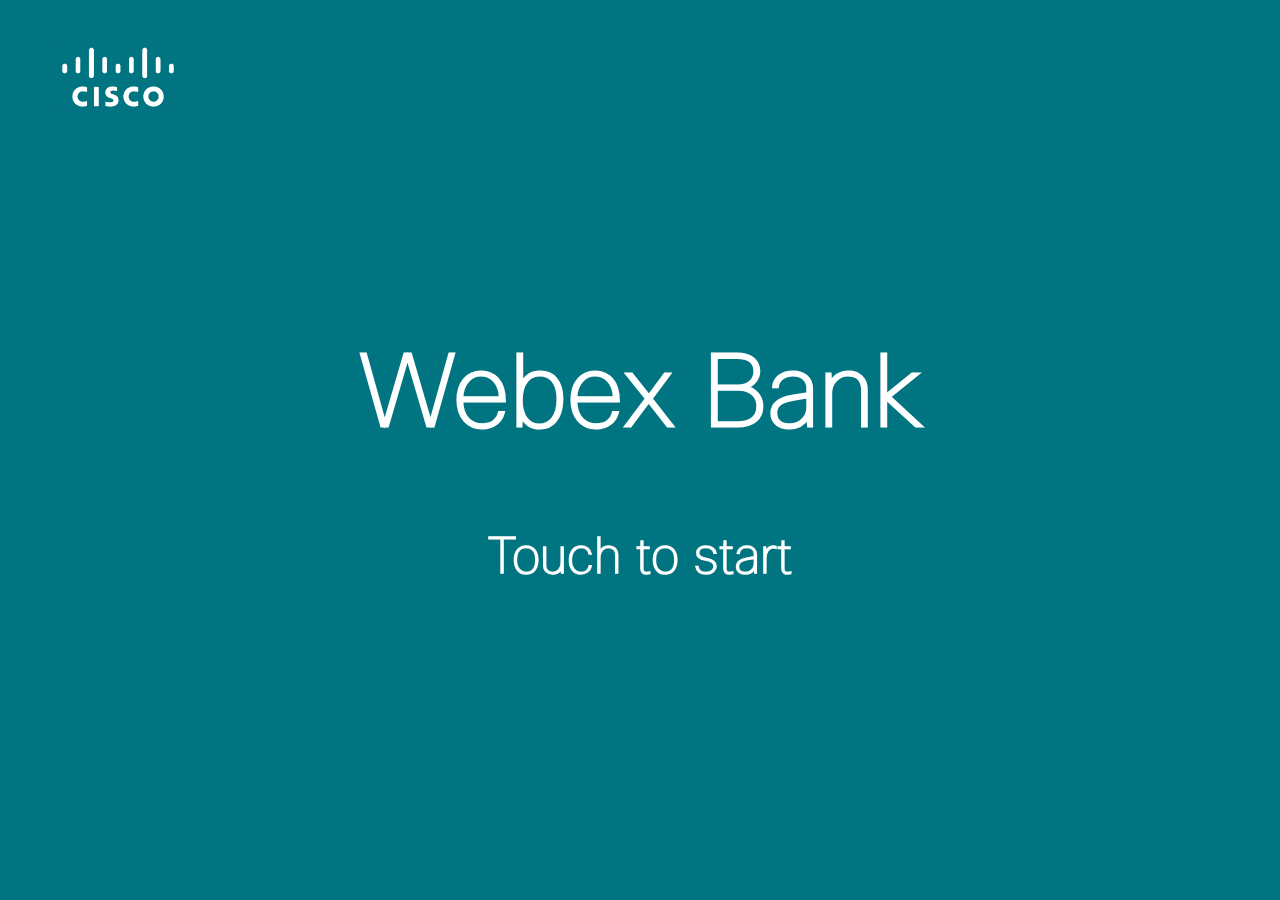
<file: kiosk-example/index.html>
<!DOCTYPE html>
<html lang="en">
<head>
  <meta charset="UTF-8">
  <meta http-equiv="X-UA-Compatible" content="IE=edge">
  <meta name="viewport" content="width=device-width, initial-scale=1.0">
  <title>Kiosk</title>
  <!-- <link rel="icon" type="image/png" href="assets/logo.png"> -->
  <link rel="stylesheet" href="assets/style.css"></link>
  <script src="src/main.js" defer></script>
  <script src="src/alpine.js" defer></script>
  <!-- <script src="https://unpkg.com/alpinejs" defer></script> -->
</head>
<body
  x-cloak
  x-data="{ page, services, language, languages } = $store.model"
>
  <div class="home-screen" x-show="page === 'home'">
    <h1>Webex Bank</h1>

    <h2 @click="page = 'service'" class="touch-to-start">Touch to start</h2>

    <div class="languages">
      <template x-for="current in languages">
        <div
          class="language"
          x-text="current"
          @click="language = current"
          :class="language === current && 'selected'"
        ></div>
      </template>
    </div>
  </div>

  <div class="service" x-show="page === 'service'">
    <h2>Choose Your Service</h2>
    <div class="row">
      <template x-for="service in services">
        <a class="service" x-bind:href="'sip:'+ service.url" :class="service.name">
          <div class="avatar"></div>
          <label x-text="service.name"></label>
        </a>
      </template>
    </div>
    <button @click="page = 'home'" class="back">Back</button>
  </div>
</body>

</html>
</file>
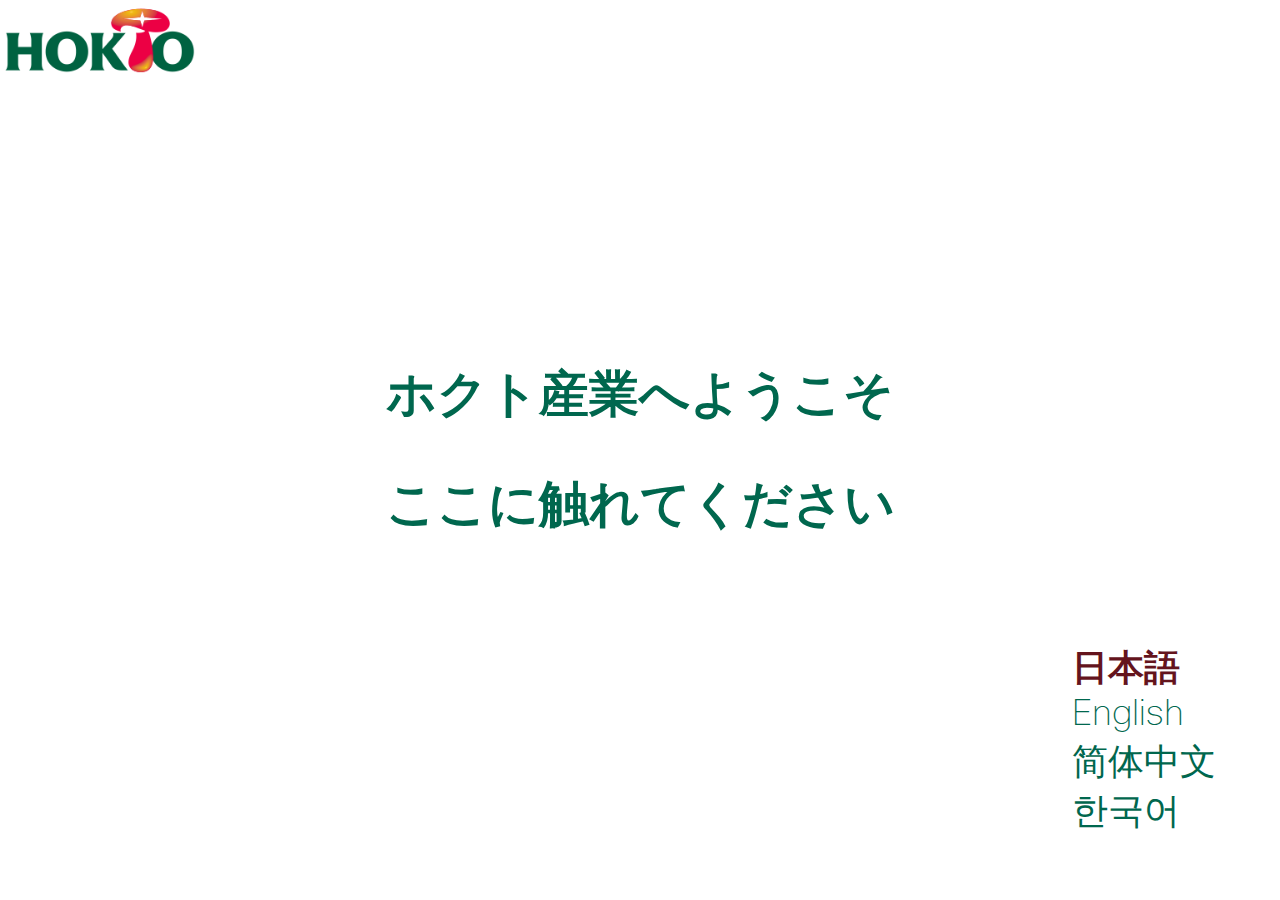
<file: kiosk-hokuto/index.html>
<!DOCTYPE html>
<html lang="en">
<head>
  <meta charset="UTF-8">
  <meta http-equiv="Pragma" content="no-cache">
  <meta http-equiv="Cache-Control" content="no-cache"> 
  <meta http-equiv="Expires" content="0">

  <meta http-equiv="X-UA-Compatible" content="IE=edge">
  <meta name="viewport" content="width=device-width, initial-scale=1.0">
  <title>Kiosk</title>
  <link rel="shortcut icon" href="assets/images/hokutoFavicon.ico">
  <link rel="stylesheet" href="assets/style.css"></link>
  <script src="src/main.js" defer></script>
  <script src="src/alpine.js" defer></script>
  <script src="src/index.js"></script>
  <!-- <script src="https://unpkg.com/alpinejs" defer></script> -->
</head>
<body
  x-cloak
  x-data="{ page, services, language, languages } = $store.model"
  x-data="{ welcome } = $store.texts"
  >

  <div class="header" x-cloak>
    <img src="./assets/images/hokuto_logo.png" width="200px" style="vertical-align: middle">
  </div>

  <div class="home-screen" x-show="page === 'home'" x-cloak>
    <!-- <h2>NTT東日本へようこそ</h2> -->
    <h2 x-text="$store.texts.welcome[currentLanguage]"></h2>

    <!-- <h2 @click="page = 'service'" class="touch-to-start">ここに触れてください</h2> -->
    <h2 @click="page = 'service'" class="touch-to-start" x-text="$store.texts.touchToStart[currentLanguage]"></h2> 
    
  </div>

  <div class="service" x-show="page === 'service'" x-cloak>
    <!-- <h2>本日のご用件について選択してください</h2> -->
    <h2 x-text="$store.texts.selectOption[currentLanguage]"></h2>
    <div class="row">
      <template x-for="service in services">
        <a class="service" x-bind:href="callingScheme + setCalledNum(service)">
          <!-- <label x-text="callingScheme + setCalledNum(service)"></label> -->
          <!-- <div class="avatar"></div> -->
          <img x-bind:src="'./assets/images/'+service.picture" class="avatar">

          <label x-text="currentLanguage==='english' && service.english || currentLanguage==='japanese' && service.japanese || currentLanguage==='chinese' && service.chinese || currentLanguage==='korean' && service.korean "></label>
         

        </a>
      </template>
    </div>
    <button @click="page = 'home'" class="back">&lt;Back</button>
  </div>

  <div class="languages" x-cloak>
    <template x-for="current in languages">
      <div
        class="language"
        x-text="$store.texts.lang[current]"
        @click="language = current"
        :class="language === current && 'selected'"
      ></div>
    </template>
  </div>

</body>

</html>
</file>
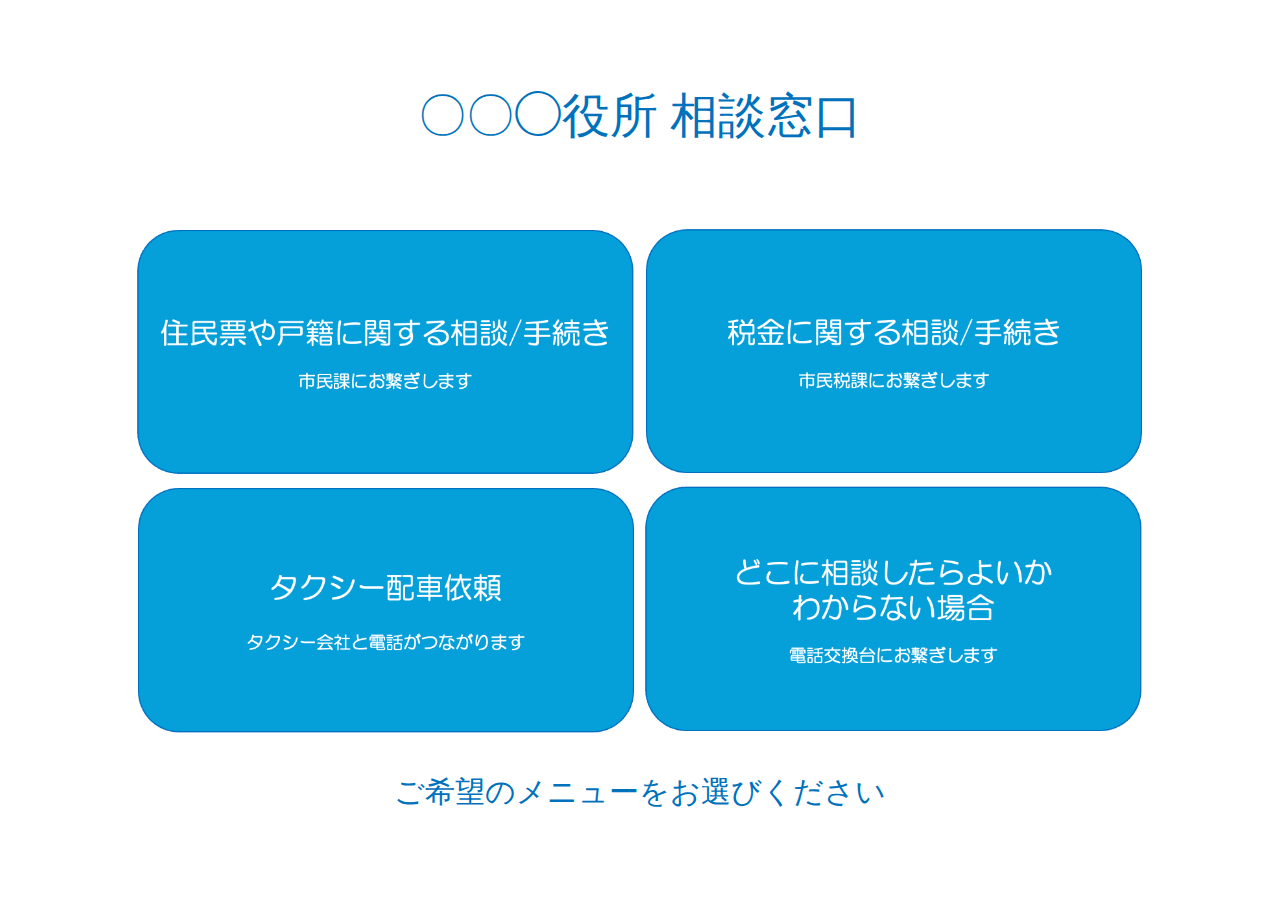
<file: kiosk-localgov/index.html>
<!DOCTYPE HTML PUBLIC "-//W3C//DTD HTML 4.01 Frameset//EN" "http://www.w3.org/TR/html4/frameset.dtd">
<html lang="ja">

<head>
	<meta charset="UTF-8">
	<meta http-equiv="X-UA-Compatible" content="IE=edge">
	<meta name="viewport" content="width=device-width, initial-scale=1.0">
	<link rel="stylesheet" href="./style/button.css">
	<title>Cisco Menu</title>


<body bgcolor="#ffffff">
	<header>
		<p>
		</p>
	</header>
	<center>
		<br><br><br>
		<font color="#0072bc" size="20pt">〇〇◯役所 相談窓口</font>
		<div style="background: url();" class="a">
			<p></p>
			<br>
			<p>
				<a href="sip:50"><img src="image1.png" width="500" /></a>
				<a href="sip:94"><img src="image2.png" width="500" /></a><br>
				<a href="sip:95"><img src="image3.png" width="500" /></a>
				<a href="sip:117"><img src="image4.png" width="500" /></a>
			</p>
			<p>
				<font color="#0072bc">ご希望のメニューをお選びください</font>
				<br><br>
			</p>
		</div>
	</center>

</body>
<!-- <a href="../main.html"><img src="../setting.png" width="30" height="30" alt=""></a> -->

</html>
</file>
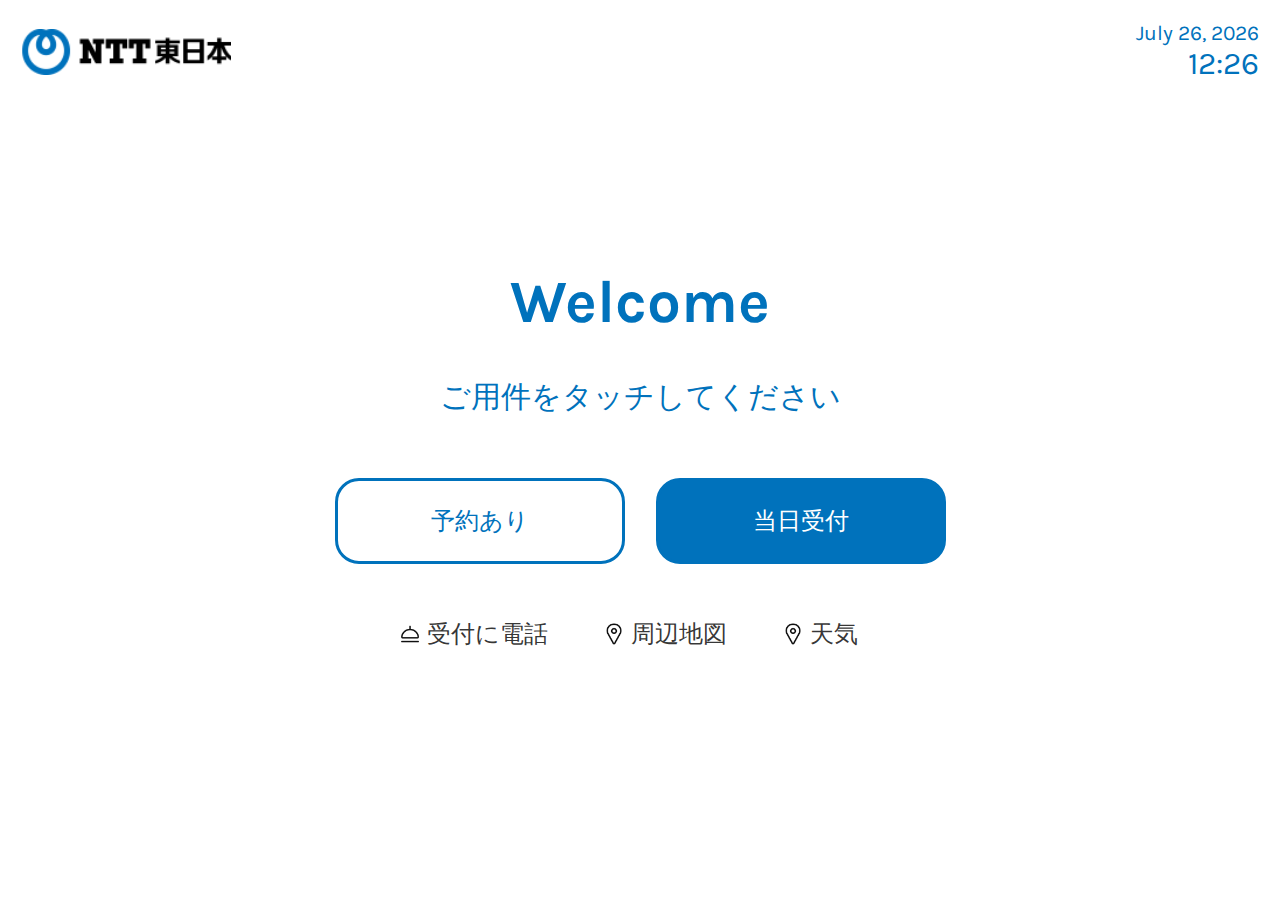
<file: reception-example/index.html>
<!DOCTYPE html>
<html lang="en">
<head>
  <meta charset="UTF-8">
  <meta http-equiv="X-UA-Compatible" content="IE=edge">
  <meta name="viewport" content="width=device-width, initial-scale=1.0">

  <script src="date.format.js"></script>
  <script src="webex.js"></script>
  <script src="index.js" defer></script>
  <script src="alpine.js" defer></script>
  <script src="jsQR.js"></script> 



  <!-- <script src="script.js"></script> -->

  <title>Cisco Visitor Kiosk</title>

  <link rel="icon" href="./assets/icon.png">
  <link href="styles/style.css" rel="stylesheet">
</head>

<body x-data="dataModel" x-cloak :class="theme">
  <header>
    <div @click="location.reload()" class="logo"></div>
    <div class="time-date">
     
      <div class="date" x-text="date"></div>
      <div class="time" x-text="time"></div>
    </div>
  </header>

 


  <main x-show="page === 'home'">
   
    <h1>Welcome</h1>
    <div>ご用件をタッチしてください</div>
    <form class="select-action" @submit.prevent="">
      <div class="action">
        <button @click="qrCheckIn()" class="secondary">予約あり</button>
        <button @click="next()" class="primary">当日受付</button>
      </div>
    </form>
    <div class="mini-apps">
      <button class="call" @click="call()">受付に電話</button>
      <!-- <button class="taxi" @click="page = 'taxi'">タクシー</button> -->
      <button class="map" @click="page = 'map'">周辺地図</button>
      <button class="map" @click="page = 'webpage'">天気</button>
    </div>
  </main>

  <main x-show="page === 'qrCheckIn'" x-cloak>
    <h2>QR コード読み取り</h2>
    <div  id="qr-msg">受付QRコードをカメラにかざしてください</div>


    <div id="wrapper" s-show="qrCheckIn">
        <video id="myVideo" autoplay muted playsinline width="800" height="400" s-show="qrCheckIn"></video>
        <canvas id="camera-canvas" s-show="qrCheckIn"></canvas>
        <canvas id="rect-canvas" s-show="qrCheckIn"></canvas>
        
    </div>
    <div class="action">
        <button @click="home()" class="secondary">Back</button>

      </div>

  </main>
  <main x-show="page === 'qrConfirm'">
    <h1>受付完了</h1>
      <h3>いらっしゃいませ</h3>
      <h3 x-text="guest + ' 様'"></h3>
      <span x-text="bookRoom +' にてお待ち下さい。'"></span>
      <span x-text="'担当者: ' + host + ' が参ります。'"></span>

      <div class="action">
        <!-- <button @click="location.href='sip:'+hostExtension" class="secondary" x-show="hostExtension != ''">担当者に電話</button> -->
        <button @click="call2(hostExtension)" class="secondary" x-show="hostExtension != ''">担当者に電話</button>
        <button @click="home()" class="primary">閉じる</button>
       
      </div>
  </main>

  <main x-show="page === 'checkIn'">
    <!-- <h1>お名前入力</h1> -->
    <div>お名前をお教えください</div>
        <form class="check-in" @submit.prevent="">
      <div>
        <input placeholder="会社名" x-model="company" @keydown.enter.prevent="if (validForm) next()"/>
      </div>
      <div>
        <input placeholder="お名前" id="name" x-model="name" />
      </div>

      <div class="action">
        <button @click="back()" class="secondary">Back</button>
        <button @click="next()" class="primary"  :disabled="!validForm" >次へ</button>
      </div>
    </form>
  </main>

  <main x-show="page === 'findHost'">
    <h1>担当者検索</h1>
    <div x-show="!currentHost">担当者の名前を入力してください</div>
    <form class="check-in" @submit.prevent="">
      <div>
        <input placeholder="担当者名" id="host" x-model="hostSearch" @input="searchHost()" />
      </div>
      <div class="help" x-text="searchStatus"></div>
      <div class="found-hosts" x-show="foundHosts.length">
        <template x-for="host in foundHosts">
          <div class="host" @click="selectHost(host)">
            <div class="avatar" :style="getAvatar(host)"></div>
            <div class="name" x-text="host && host.displayName"></div>
          </div>
        </template>
      </div>
      <div class="action">
        <button @click="back()" class="secondary">Back</button>
      </div>
    </form>
  </main>
  <main x-show="page === 'confirmHost'">
    <h1>担当者</h1>
    <div class="selected-host" x-show="currentHost">
      <div class="avatar" :style="getAvatar(currentHost)"></div>
      <div class="name" x-text="currentHost && currentHost.displayName"></div>
    </div>
    <div class="action">
      <button @click="back()" class="secondary">Back</button>
      <button :disabled="!currentHost" @click="next()" class="primary">次へ</button>
    </div>
  </main>
  <main x-show="page === 'photo'">
    <h1>担当者が探せるように撮影します</h1>
    <div class="box">
      <video class="webcam" x-show="!photo" autoplay></video>
      <canvas class="photo" x-show="photo"></canvas>
      <div class="countdown" x-text="photoTime" x-show="photoTime > 0"></div>
      <div class="photo-flash"></div>
    </div>
    <div class="action">
      <button :disabled="photoTime > 0" @click="back()" class="secondary">Back</button>
      <button :disabled="photoTime > 0" @click="takePhotoCountdown()" class="primary" x-show="!photo">撮影</button>
      <button @click="takePhotoCountdown()" x-show="photo">もう一度</button>
      <button :disabled="photoTime > 0" @click="next()" x-show="photo" class="primary">次へ</button>
      
      <button @click="next()"  x-show="!photo" class="primary">次へ</button>
    </div>
    <audio src="assets/shutter.mp3" id="shutter-sound"></audio>
  </main>
  <main x-show="page === 'confirm'">
    <h1>確認してください</h1>

    <div class="business-card">
      <img class="photo" :src="photoSrc()" />
      <div class="company" x-text="company"></div>
      <div class="name" x-text="name + ' 様'"></div>
      <!-- <div class="email" x-text="email"></div> -->
      <div class="visiting">訪問先:
        <span x-text="currentHost && currentHost.displayName"></span>
      </div>
    </div>
    <div class="action">
      <button @click="back()" class="secondary">Back</button>
      <button @click="next()" :disabled="!validForm" class="primary">登録</button>
    </div>
  </main>
  <main x-show="page === 'registered'">
    <h1>Welcome</h1> <h2><span x-text="company + ' ' + name + '様'"></span></h2>
    <div>入館証を印刷しています。
    <p/>
    ご到着を担当者:
      <span x-text="currentHost && currentHost.displayName"></span>
      に通知しました。<br>
      お迎えに参ります。しばらくお待ち下さい。
    <p/>
    お待ちいただいている間、ドリンクをご自由にお楽しみください。</div>
    <form class="registered" @submit.prevent="">
      <div class="action">
        <button @click="home()" class="primary">OK</button>
      </div>
    </form>
  </main>
  <main x-show="page === 'checkOut'">
    <h1>Check out</h1>
    <div>Enter your email to check out.</div>
    <form @submit.prevent="">
      <div>
        <input placeholder="Email address" x-model="email" @keydown.enter.prevent="if (validForm) next()"/>
      </div>
      <div class="action">
        <button @click="home()" class="secondary">Back</button>
        <button @click="next()" :disabled="!validForm" class="primary">Continue</button>
      </div>
    </form>
  </main>
  <main x-show="page === 'taxi'">
    <h1>Call Taxi</h1>
    <div>Enter your phone number, so the taxi can call you when it arrives.</div>
    <form @submit.prevent="">
      <div>
        <input
          placeholder="Your phone number"
          x-model="phoneNumber"
          @keydown.enter.prevent="if (validForm) next()"
        />
      </div>
      <div class="action">
        <button @click="home()" class="secondary">Back</button>
        <button @click="next()" :disabled="!validForm" class="primary">Continue</button>
      </div>
    </form>
  </main>
  <main x-show="page === 'taxiConfirmed'">
    <h1>Taxi ordered</h1>
    <div>It will call your phone when it arrives.</div>
    <div>
      Taxi number: <span x-text="taxiNumber"></span>
    </div>
    <div class="action">
      <button @click="home()" class="primary">Done</button>
    </div>
  </main>
  <main x-show="page === 'checkOutResult'">
    <h1>Checked out</h1>
    <div>You were checked out. See you soon!</div>
    <div class="action">
      <button @click="home()" :disabled="!validForm" class="primary">Continue</button>
    </div>
  </main>
  <main x-show="page === 'map'">
    <h1>Area map</h1>
    <iframe
      :src="mapUrl"
      width="800"
      height="650"
      style="border:0;"
      allowfullscreen=""
      loading="lazy"
      referrerpolicy="no-referrer-when-downgrade"
    ></iframe>



    <div class="action">
      <button @click="home()">Back</button>
    </div>
  </main>

  <main x-show="page === 'webpage'" >
    <!-- <h1>天気予報</h1> -->
    <!-- <iframe width="800" height=50></iframe> -->
    <!-- <div boarder="1" height="200px" width="500px">
      <a width=800 class="weatherwidget-io" href="https://forecast7.com/ja/35d69139d69/tokyo/" data-label_1="TOKYO" data-label_2="Osaka" data-font="ヒラギノ角ゴ Pro W3" data-theme="original" >TOKYO</a>
    </div> -->

    <div width="800" id="ww_748a3f9da7e61" v='1.3' loc='id' a='{"t":"horizontal","lang":"ja","sl_lpl":1,"ids":["wl926"],"font":"Arial","sl_ics":"one_a","sl_sot":"celsius","cl_bkg":"#FFFFFF","cl_font":"#000000","cl_cloud":"#d4d4d4","cl_persp":"#2196F3","cl_sun":"#FFC107","cl_moon":"#FFC107","cl_thund":"#FF5722"}'>More forecasts: <a href="https://oneweather.org/ja/tokyo/10_days/" id="ww_748a3f9da7e61_u" target="_blank">天気予報 10日間 東京</a></div><script async src="https://app3.weatherwidget.org/js/?id=ww_748a3f9da7e61"></script>

    <div width="1000" id="ww_4fe194ce370aa" v='1.3' loc='id' a='{"t":"responsive","lang":"ja","sl_lpl":1,"ids":["wl926"],"font":"Arial","sl_ics":"one_a","sl_sot":"celsius","cl_bkg":"#FFFFFF00","cl_font":"#000000","cl_cloud":"#d4d4d4","cl_persp":"#2196F3","cl_sun":"#FFC107","cl_moon":"#FFC107","cl_thund":"#FF5722","sl_tof":"7","cl_odd":"#00000000"}'>More forecasts: <a href="https://oneweather.org/ja/tokyo/10_days/" id="ww_4fe194ce370aa_u" target="_blank">天気予報 10日間 東京</a></div><script async src="https://app3.weatherwidget.org/js/?id=ww_4fe194ce370aa"></script>
    <div class="action">
      <button @click="home()">Back</button>
    </div>
  </main>


</body>

</html>
</file>
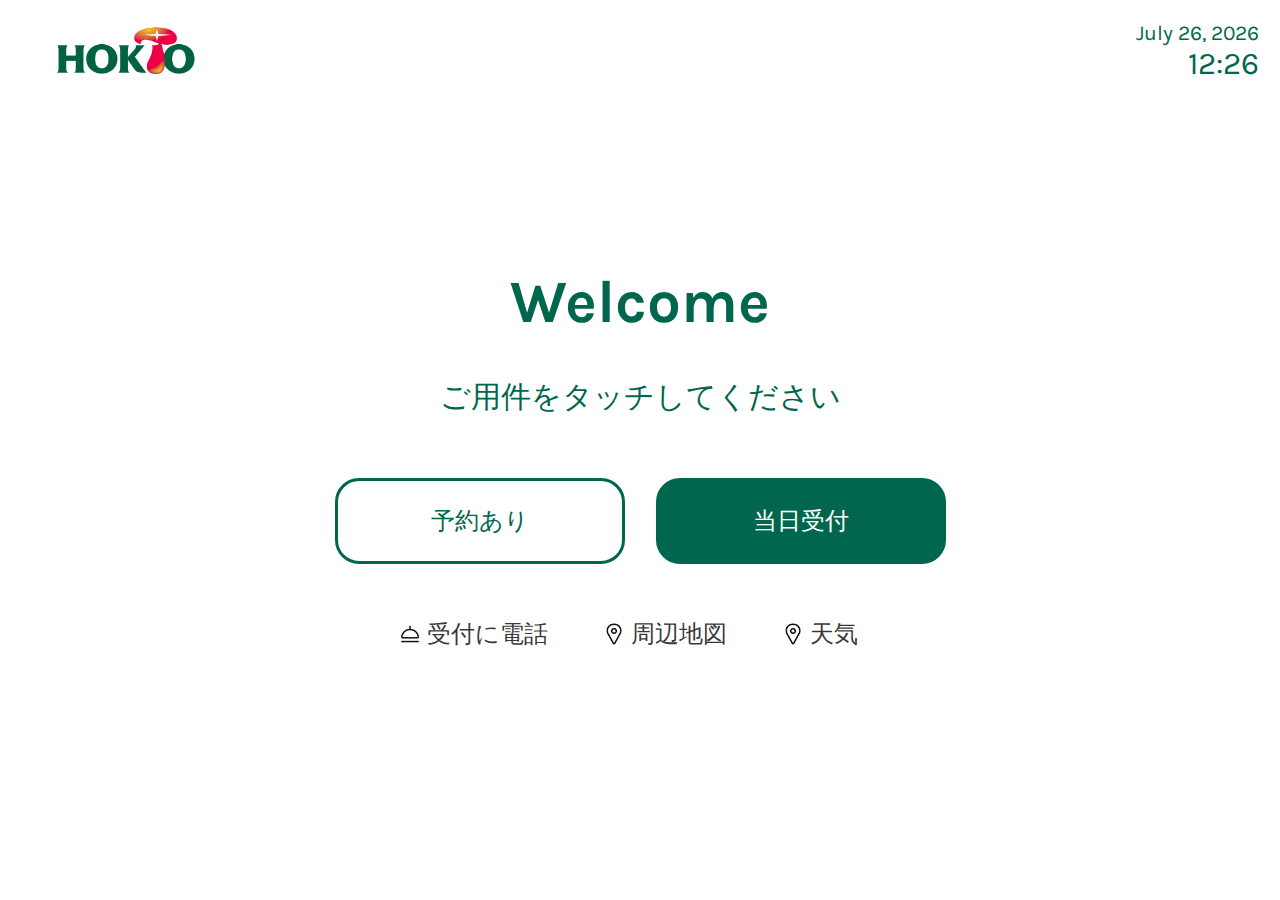
<file: reception-hokuto/index.html>
<!DOCTYPE html>
<html lang="en">
<head>
  <meta charset="UTF-8">
  <meta http-equiv="X-UA-Compatible" content="IE=edge">
  <meta name="viewport" content="width=device-width, initial-scale=1.0">

  <script src="date.format.js"></script>
  <script src="webex.js"></script>
  <script src="index.js" defer></script>
  <script src="alpine.js" defer></script>
  <script src="jsQR.js"></script> 



  <!-- <script src="script.js"></script> -->

  <title>Cisco Visitor Kiosk</title>

  <link rel="icon" href="./assets/icon.ico">
  <link href="styles/style.css" rel="stylesheet">
</head>

<body x-data="dataModel" x-cloak :class="theme">
  <header>
    <div @click="location.reload()" class="logo"></div>
    <div class="time-date">
     
      <div class="date" x-text="date"></div>
      <div class="time" x-text="time"></div>
    </div>
  </header>

 


  <main x-show="page === 'home'">
   
    <h1>Welcome</h1>
    <div>ご用件をタッチしてください</div>
    <form class="select-action" @submit.prevent="">
      <div class="action">
        <button @click="qrCheckIn()" class="secondary">予約あり</button>
        <button @click="next()" class="primary">当日受付</button>
      </div>
    </form>
    <div class="mini-apps">
      <button class="call" @click="call()">受付に電話</button>
      <!-- <button class="taxi" @click="page = 'taxi'">タクシー</button> -->
      <button class="map" @click="page = 'map'">周辺地図</button>
      <button class="map" @click="page = 'webpage'">天気</button>
    </div>
  </main>

  <main x-show="page === 'qrCheckIn'" x-cloak>
    <h2>QR コード読み取り</h2>
    <div  id="qr-msg">受付QRコードをカメラにかざしてください</div>


    <div id="wrapper" s-show="qrCheckIn">
        <video id="myVideo" autoplay muted playsinline width="800" height="500" s-show="qrCheckIn"></video>
        <canvas id="camera-canvas" s-show="qrCheckIn"></canvas>
        <canvas id="rect-canvas" s-show="qrCheckIn"></canvas>
        
    </div>
    <div class="action">
        <button @click="home()" class="secondary">Back</button>

      </div>

  </main>
  <main x-show="page === 'qrConfirm'">
    <h1>受付完了</h1>
      <h3>いらっしゃいませ</h3>
      <h3 x-text="guest + ' 様'"></h3>
      <span x-text="bookRoom +' にてお待ち下さい。'"></span>
      <span x-text="'担当者: ' + host + ' が参ります。'"></span>

      <div class="action">
        <!-- <button @click="location.href='sip:'+hostExtension" class="secondary" x-show="hostExtension != ''">担当者に電話</button> -->
        <button @click="call2(hostExtension)" class="secondary" x-show="hostExtension != ''">担当者に電話</button>
        <button @click="home()" class="primary">閉じる</button>
       
      </div>
  </main>

  <main x-show="page === 'checkIn'">
    <!-- <h1>お名前入力</h1> -->
    <div>お名前をお教えください</div>
        <form class="check-in" @submit.prevent="">
      <div>
        <input placeholder="会社名" x-model="company" @keydown.enter.prevent="if (validForm) next()"/>
      </div>
      <div>
        <input placeholder="お名前" id="name" x-model="name" />
      </div>

      <div class="action">
        <button @click="back()" class="secondary">Back</button>
        <button @click="next()" class="primary"  :disabled="!validForm" >次へ</button>
      </div>
    </form>
  </main>

  <main x-show="page === 'findHost'">
    <h1>担当者検索</h1>
    <div x-show="!currentHost">担当者の名前を入力してください</div>
    <form class="check-in" @submit.prevent="">
      <div>
        <input placeholder="担当者名" id="host" x-model="hostSearch" @input="searchHost()" />
      </div>
      <div class="help" x-text="searchStatus"></div>
      <div class="found-hosts" x-show="foundHosts.length">
        <template x-for="host in foundHosts">
          <div class="host" @click="selectHost(host)">
            <div class="avatar" :style="getAvatar(host)"></div>
            <div class="name" x-text="host && host.displayName"></div>
          </div>
        </template>
      </div>
      <div class="action">
        <button @click="back()" class="secondary">Back</button>
      </div>
    </form>
  </main>
  <main x-show="page === 'confirmHost'">
    <h1>担当者</h1>
    <div class="selected-host" x-show="currentHost">
      <div class="avatar" :style="getAvatar(currentHost)"></div>
      <div class="name" x-text="currentHost && currentHost.displayName"></div>
    </div>
    <div class="action">
      <button @click="back()" class="secondary">Back</button>
      <button :disabled="!currentHost" @click="next()" class="primary">次へ</button>
    </div>
  </main>
  <main x-show="page === 'photo'">
    <h1>担当者が探せるように撮影します</h1>
    <div class="box">
      <video class="webcam" x-show="!photo" autoplay></video>
      <canvas class="photo" x-show="photo"></canvas>
      <div class="countdown" x-text="photoTime" x-show="photoTime > 0"></div>
      <div class="photo-flash"></div>
    </div>
    <div class="action">
      <button :disabled="photoTime > 0" @click="back()" class="secondary">Back</button>
      <button :disabled="photoTime > 0" @click="takePhotoCountdown()" class="primary" x-show="!photo">撮影</button>
      <button @click="takePhotoCountdown()" x-show="photo">もう一度</button>
      <button :disabled="photoTime > 0" @click="next()" x-show="photo" class="primary">次へ</button>
      
      <button @click="next()"  x-show="!photo" class="primary">次へ</button>
    </div>
    <audio src="assets/shutter.mp3" id="shutter-sound"></audio>
  </main>
  <main x-show="page === 'confirm'">
    <h1>確認してください</h1>

    <div class="business-card">
      <img class="photo" :src="photoSrc()" />
      <div class="company" x-text="company"></div>
      <div class="name" x-text="name + ' 様'"></div>
      <!-- <div class="email" x-text="email"></div> -->
      <div class="visiting">訪問先:
        <span x-text="currentHost && currentHost.displayName"></span>
      </div>
    </div>
    <div class="action">
      <button @click="back()" class="secondary">Back</button>
      <button @click="next()" :disabled="!validForm" class="primary">登録</button>
    </div>
  </main>
  <main x-show="page === 'registered'">
    <h1>Welcome</h1> <h2><span x-text="company + ' ' + name + '様'"></span></h2>
    <div>入館証を印刷しています。
    <p/>
    ご到着を担当者:
      <span x-text="currentHost && currentHost.displayName"></span>
      に通知しました。<br>
      お迎えに参ります。しばらくお待ち下さい。
    <p/>
    お待ちいただいている間、ドリンクをご自由にお楽しみください。</div>
    <form class="registered" @submit.prevent="">
      <div class="action">
        <button @click="home()" class="primary">OK</button>
      </div>
    </form>
  </main>
  <main x-show="page === 'checkOut'">
    <h1>Check out</h1>
    <div>Enter your email to check out.</div>
    <form @submit.prevent="">
      <div>
        <input placeholder="Email address" x-model="email" @keydown.enter.prevent="if (validForm) next()"/>
      </div>
      <div class="action">
        <button @click="home()" class="secondary">Back</button>
        <button @click="next()" :disabled="!validForm" class="primary">Continue</button>
      </div>
    </form>
  </main>
  <main x-show="page === 'taxi'">
    <h1>Call Taxi</h1>
    <div>Enter your phone number, so the taxi can call you when it arrives.</div>
    <form @submit.prevent="">
      <div>
        <input
          placeholder="Your phone number"
          x-model="phoneNumber"
          @keydown.enter.prevent="if (validForm) next()"
        />
      </div>
      <div class="action">
        <button @click="home()" class="secondary">Back</button>
        <button @click="next()" :disabled="!validForm" class="primary">Continue</button>
      </div>
    </form>
  </main>
  <main x-show="page === 'taxiConfirmed'">
    <h1>Taxi ordered</h1>
    <div>It will call your phone when it arrives.</div>
    <div>
      Taxi number: <span x-text="taxiNumber"></span>
    </div>
    <div class="action">
      <button @click="home()" class="primary">Done</button>
    </div>
  </main>
  <main x-show="page === 'checkOutResult'">
    <h1>Checked out</h1>
    <div>You were checked out. See you soon!</div>
    <div class="action">
      <button @click="home()" :disabled="!validForm" class="primary">Continue</button>
    </div>
  </main>
  <main x-show="page === 'map'">
    <h1>Area map</h1>
    <iframe
      :src="mapUrl"
      width="800"
      height="650"
      style="border:0;"
      allowfullscreen=""
      loading="lazy"
      referrerpolicy="no-referrer-when-downgrade"
    ></iframe>



    <div class="action">
      <button @click="home()">Back</button>
    </div>
  </main>

  <main x-show="page === 'webpage'" >
    <!-- <h1>天気予報</h1> -->


    <div id="ww_eea6f0e30195f" v='1.3' loc='id' a='{"t":"horizontal","lang":"ja","sl_lpl":1,"ids":["wl6858"],"font":"Arial","sl_ics":"one_a","sl_sot":"celsius","cl_bkg":"image","cl_font":"#FFFFFF","cl_cloud":"#FFFFFF","cl_persp":"#81D4FA","cl_sun":"#FFC107","cl_moon":"#FFC107","cl_thund":"#FF5722"}'>More forecasts: <a href="https://oneweather.org/ja/tokyo/10_days/" id="ww_eea6f0e30195f_u" target="_blank">天気 10日間 東京</a></div><script async src="https://app3.weatherwidget.org/js/?id=ww_eea6f0e30195f"></script>

    <div id="ww_cfad65f334732" v='1.3' loc='id' a='{"t":"responsive","lang":"ja","sl_lpl":1,"ids":["wl6858"],"font":"Arial","sl_ics":"one_a","sl_sot":"celsius","cl_bkg":"image","cl_font":"#FFFFFF","cl_cloud":"#FFFFFF","cl_persp":"#81D4FA","cl_sun":"#FFC107","cl_moon":"#FFC107","cl_thund":"#FF5722","sl_tof":"5","el_nme":3,"el_cwi":3,"el_ctm":3}'>More forecasts: <a href="https://oneweather.org/ja/tokyo/10_days/" id="ww_cfad65f334732_u" target="_blank">天気 10日間 東京</a></div><script async src="https://app3.weatherwidget.org/js/?id=ww_cfad65f334732"></script>

    <div class="action">
      <button @click="home()">Back</button>
    </div>
  </main>


</body>

</html>
</file>
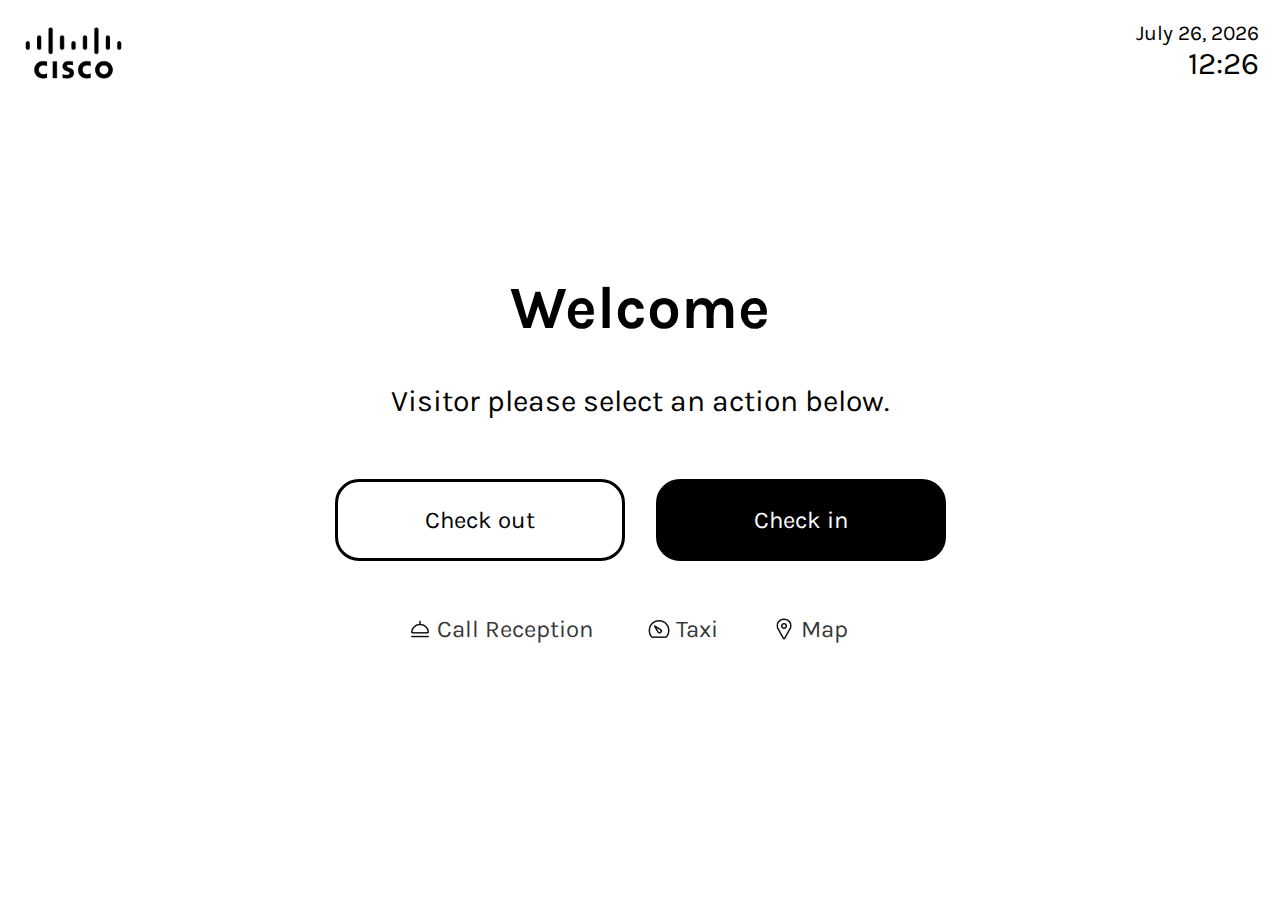
<file: visitor-kiosk.bak/index.html>
<!DOCTYPE html>
<html lang="en">
<head>
  <meta charset="UTF-8">
  <meta http-equiv="X-UA-Compatible" content="IE=edge">
  <meta name="viewport" content="width=device-width, initial-scale=1.0">

  <script src="date.format.js"></script>
  <script src="webex.js"></script>
  <script src="index.js" defer></script>
  <script src="alpine.js" defer></script>

  <title>Cisco Visitor Kiosk</title>

  <link rel="icon" href="./assets/logo.png">
  <link href="styles/style.css" rel="stylesheet">
</head>

<body x-data="dataModel" x-cloak :class="theme">
  <header>
    <div @click="location.reload()" class="logo"></div>
    <div class="time-date">
      <div class="date" x-text="date"></div>
      <div class="time" x-text="time"></div>
    </div>
  </header>
  <main x-show="page === 'home'">
    <h1>Welcome</h1>
    <div>Visitor please select an action below.</div>
    <form class="select-action" @submit.prevent="">
      <div class="action">
        <button @click="checkOut()" class="secondary">Check out</button>
        <button @click="next()" class="primary">Check in</button>
      </div>
    </form>
    <div class="mini-apps">
      <button class="call" @click="call()">Call Reception</button>
      <button class="taxi" @click="page = 'taxi'">Taxi</button>
      <button class="map" @click="page = 'map'">Map</button>
    </div>
  </main>
  <main x-show="page === 'checkIn'">
    <h1>Check in</h1>
    <div>Please enter your name and email below.</div>
    <form class="check-in" @submit.prevent="">
      <div>
        <input placeholder="Full name" id="name" x-model="name" />
      </div>
      <div>
        <input placeholder="Your email address" x-model="email" @keydown.enter.prevent="if (validForm) next()"/>
      </div>
      <div class="action">
        <button @click="home()" class="secondary">Back</button>
        <button @click="next()" :disabled="!validForm" class="primary">Continue</button>
      </div>
    </form>
  </main>
  <main x-show="page === 'findHost'">
    <h1>Find your host</h1>
    <div x-show="!currentHost">Please enter the name of your host.</div>
    <form class="check-in" @submit.prevent="">
      <div>
        <input placeholder="Host name" id="host" x-model="hostSearch" @input="searchHost()" />
      </div>
      <div class="help" x-text="searchStatus"></div>
      <div class="found-hosts" x-show="foundHosts.length">
        <template x-for="host in foundHosts">
          <div class="host" @click="selectHost(host)">
            <div class="avatar" :style="getAvatar(host)"></div>
            <div class="name" x-text="host && host.displayName"></div>
          </div>
        </template>
      </div>
      <div class="action">
        <button @click="back()" class="secondary">Back</button>
      </div>
    </form>
  </main>
  <main x-show="page === 'confirmHost'">
    <h1>Selected Host</h1>
    <div class="selected-host" x-show="currentHost">
      <div class="avatar" :style="getAvatar(currentHost)"></div>
      <div class="name" x-text="currentHost && currentHost.displayName"></div>
    </div>
    <div class="action">
      <button @click="back()" class="secondary">Back</button>
      <button :disabled="!currentHost" @click="next()" class="primary">Continue</button>
    </div>
  </main>
  <main x-show="page === 'photo'">
    <h1>Take a photo</h1>
    <div class="box">
      <video class="webcam" x-show="!photo" autoplay></video>
      <canvas class="photo" x-show="photo"></canvas>
      <div class="countdown" x-text="photoTime" x-show="photoTime > 0"></div>
      <div class="photo-flash"></div>
    </div>
    <div class="action">
      <button :disabled="photoTime > 0" @click="back()" class="secondary">Back</button>
      <button :disabled="photoTime > 0" @click="takePhotoCountdown()" class="primary" x-show="!photo">Take photo</button>
      <button @click="takePhotoCountdown()" x-show="photo">Re-take</button>
      <button :disabled="photoTime > 0" @click="next()" x-show="photo" class="primary">Next</button>
      <br/>
      <button @click="next()" class="link">Skip photo</button>
    </div>
    <audio src="assets/shutter.mp3" id="shutter-sound"></audio>
  </main>
  <main x-show="page === 'confirm'">
    <h1>Confirm details</h1>

    <div class="business-card">
      <img class="photo" :src="photoSrc()" />
      <div class="name" x-text="name"></div>
      <div class="email" x-text="email"></div>
      <div class="visiting">Visiting:
        <span x-text="currentHost && currentHost.displayName"></span>
      </div>
    </div>
    <div class="action">
      <button @click="back()" class="secondary">Back</button>
      <button @click="next()" :disabled="!validForm" class="primary">Register</button>
    </div>
  </main>
  <main x-show="page === 'registered'">
    <h1>Welcome <span x-text="name"></span></h1>
    <div>Your badge is printing. Please wear it during your stay.
    <p/>
    We sent a message to
      <span x-text="currentHost && currentHost.displayName"></span>
      that you have arrived.
    <p/>
    Grab a coffee or have yourself a drink while you wait.</div>
    <form class="registered" @submit.prevent="">
      <div class="action">
        <button @click="home()" class="primary">OK</button>
      </div>
    </form>
  </main>
  <main x-show="page === 'checkOut'">
    <h1>Check out</h1>
    <div>Enter your email to check out.</div>
    <form @submit.prevent="">
      <div>
        <input placeholder="Email address" x-model="email" @keydown.enter.prevent="if (validForm) next()"/>
      </div>
      <div class="action">
        <button @click="home()" class="secondary">Back</button>
        <button @click="next()" :disabled="!validForm" class="primary">Continue</button>
      </div>
    </form>
  </main>
  <main x-show="page === 'taxi'">
    <h1>Call Taxi</h1>
    <div>Enter your phone number, so the taxi can call you when it arrives.</div>
    <form @submit.prevent="">
      <div>
        <input
          placeholder="Your phone number"
          x-model="phoneNumber"
          @keydown.enter.prevent="if (validForm) next()"
        />
      </div>
      <div class="action">
        <button @click="home()" class="secondary">Back</button>
        <button @click="next()" :disabled="!validForm" class="primary">Continue</button>
      </div>
    </form>
  </main>
  <main x-show="page === 'taxiConfirmed'">
    <h1>Taxi ordered</h1>
    <div>It will call your phone when it arrives.</div>
    <div>
      Taxi number: <span x-text="taxiNumber"></span>
    </div>
    <div class="action">
      <button @click="home()" class="primary">Done</button>
    </div>
  </main>
  <main x-show="page === 'checkOutResult'">
    <h1>Checked out</h1>
    <div>You were checked out. See you soon!</div>
    <div class="action">
      <button @click="home()" :disabled="!validForm" class="primary">Continue</button>
    </div>
  </main>
  <main x-show="page === 'map'">
    <h1>Area map</h1>
    <iframe
      :src="mapUrl"
      width="800"
      height="650"
      style="border:0;"
      allowfullscreen=""
      loading="lazy"
      referrerpolicy="no-referrer-when-downgrade"
    ></iframe>

    <div class="action">
      <button @click="home()">Back</button>
    </div>
  </main>


</body>

</html>
</file>
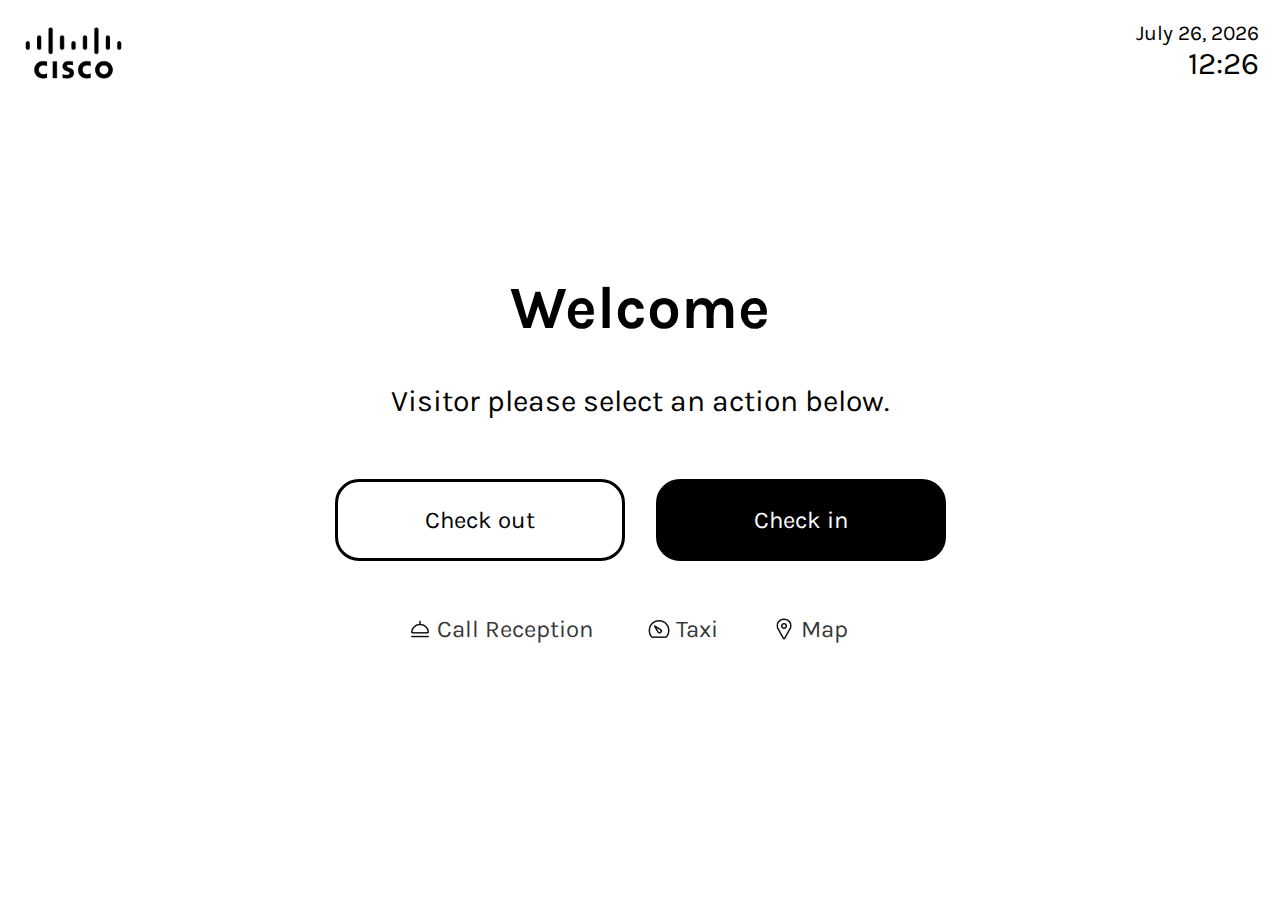
<file: visitor-kiosk/index.html>
<!DOCTYPE html>
<html lang="en">
<head>
  <meta charset="UTF-8">
  <meta http-equiv="X-UA-Compatible" content="IE=edge">
  <meta name="viewport" content="width=device-width, initial-scale=1.0">

  <script src="date.format.js"></script>
  <script src="webex.js"></script>
  <script src="index.js" defer></script>
  <script src="alpine.js" defer></script>

  <title>Cisco Visitor Kiosk</title>

  <link rel="icon" href="./assets/logo.png">
  <link href="styles/style.css" rel="stylesheet">
</head>

<body x-data="dataModel" x-cloak :class="theme">
  <header>
    <div @click="location.reload()" class="logo"></div>
    <div class="time-date">
      <div class="date" x-text="date"></div>
      <div class="time" x-text="time"></div>
    </div>
  </header>
  <main x-show="page === 'home'">
    <h1>Welcome</h1>
    <div>Visitor please select an action below.</div>
    <form class="select-action" @submit.prevent="">
      <div class="action">
        <button @click="checkOut()" class="secondary">Check out</button>
        <button @click="next()" class="primary">Check in</button>
      </div>
    </form>
    <div class="mini-apps">
      <button class="call" @click="call()">Call Reception</button>
      <button class="taxi" @click="page = 'taxi'">Taxi</button>
      <button class="map" @click="page = 'map'">Map</button>
    </div>
  </main>
  <main x-show="page === 'checkIn'">
    <h1>Check in</h1>
    <div>Please enter your name and email below.</div>
    <form class="check-in" @submit.prevent="">
      <div>
        <input placeholder="Full name" id="name" x-model="name" />
      </div>
      <div>
        <input placeholder="Your email address" x-model="email" @keydown.enter.prevent="if (validForm) next()"/>
      </div>
      <div class="action">
        <button @click="home()" class="secondary">Back</button>
        <button @click="next()" :disabled="!validForm" class="primary">Continue</button>
      </div>
    </form>
  </main>
  <main x-show="page === 'findHost'">
    <h1>Find your host</h1>
    <div x-show="!currentHost">Please enter the name of your host.</div>
    <form class="check-in" @submit.prevent="">
      <div>
        <input placeholder="Host name" id="host" x-model="hostSearch" @input="searchHost()" />
      </div>
      <div class="help" x-text="searchStatus"></div>
      <div class="found-hosts" x-show="foundHosts.length">
        <template x-for="host in foundHosts">
          <div class="host" @click="selectHost(host)">
            <div class="avatar" :style="getAvatar(host)"></div>
            <div class="name" x-text="host && host.displayName"></div>
          </div>
        </template>
      </div>
      <div class="action">
        <button @click="back()" class="secondary">Back</button>
      </div>
    </form>
  </main>
  <main x-show="page === 'confirmHost'">
    <h1>Selected Host</h1>
    <div class="selected-host" x-show="currentHost">
      <div class="avatar" :style="getAvatar(currentHost)"></div>
      <div class="name" x-text="currentHost && currentHost.displayName"></div>
    </div>
    <div class="action">
      <button @click="back()" class="secondary">Back</button>
      <button :disabled="!currentHost" @click="next()" class="primary">Continue</button>
    </div>
  </main>
  <main x-show="page === 'photo'">
    <h1>Take a photo</h1>
    <div class="box">
      <video class="webcam" x-show="!photo" autoplay></video>
      <canvas class="photo" x-show="photo"></canvas>
      <div class="countdown" x-text="photoTime" x-show="photoTime > 0"></div>
      <div class="photo-flash"></div>
    </div>
    <div class="action">
      <button :disabled="photoTime > 0" @click="back()" class="secondary">Back</button>
      <button :disabled="photoTime > 0" @click="takePhotoCountdown()" class="primary" x-show="!photo">Take photo</button>
      <button @click="takePhotoCountdown()" x-show="photo">Re-take</button>
      <button :disabled="photoTime > 0" @click="next()" x-show="photo" class="primary">Next</button>
      <br/>
      <button @click="next()" class="link">Skip photo</button>
    </div>
    <audio src="assets/shutter.mp3" id="shutter-sound"></audio>
  </main>
  <main x-show="page === 'confirm'">
    <h1>Confirm details</h1>

    <div class="business-card">
      <img class="photo" :src="photoSrc()" />
      <div class="name" x-text="name"></div>
      <div class="email" x-text="email"></div>
      <div class="visiting">Visiting:
        <span x-text="currentHost && currentHost.displayName"></span>
      </div>
    </div>
    <div class="action">
      <button @click="back()" class="secondary">Back</button>
      <button @click="next()" :disabled="!validForm" class="primary">Register</button>
    </div>
  </main>
  <main x-show="page === 'registered'">
    <h1>Welcome <span x-text="name"></span></h1>
    <div>Your badge is printing. Please wear it during your stay.
    <p/>
    We sent a message to
      <span x-text="currentHost && currentHost.displayName"></span>
      that you have arrived.
    <p/>
    Grab a coffee or have yourself a drink while you wait.</div>
    <form class="registered" @submit.prevent="">
      <div class="action">
        <button @click="home()" class="primary">OK</button>
      </div>
    </form>
  </main>
  <main x-show="page === 'checkOut'">
    <h1>Check out</h1>
    <div>Enter your email to check out.</div>
    <form @submit.prevent="">
      <div>
        <input placeholder="Email address" x-model="email" @keydown.enter.prevent="if (validForm) next()"/>
      </div>
      <div class="action">
        <button @click="home()" class="secondary">Back</button>
        <button @click="next()" :disabled="!validForm" class="primary">Continue</button>
      </div>
    </form>
  </main>
  <main x-show="page === 'taxi'">
    <h1>Call Taxi</h1>
    <div>Enter your phone number, so the taxi can call you when it arrives.</div>
    <form @submit.prevent="">
      <div>
        <input
          placeholder="Your phone number"
          x-model="phoneNumber"
          @keydown.enter.prevent="if (validForm) next()"
        />
      </div>
      <div class="action">
        <button @click="home()" class="secondary">Back</button>
        <button @click="next()" :disabled="!validForm" class="primary">Continue</button>
      </div>
    </form>
  </main>
  <main x-show="page === 'taxiConfirmed'">
    <h1>Taxi ordered</h1>
    <div>It will call your phone when it arrives.</div>
    <div>
      Taxi number: <span x-text="taxiNumber"></span>
    </div>
    <div class="action">
      <button @click="home()" class="primary">Done</button>
    </div>
  </main>
  <main x-show="page === 'checkOutResult'">
    <h1>Checked out</h1>
    <div>You were checked out. See you soon!</div>
    <div class="action">
      <button @click="home()" :disabled="!validForm" class="primary">Continue</button>
    </div>
  </main>
  <main x-show="page === 'map'">
    <h1>Area map</h1>
    <iframe
      :src="mapUrl"
      width="600"
      height="450"
      style="border:0;"
      allowfullscreen=""
      loading="lazy"
      referrerpolicy="no-referrer-when-downgrade"
    ></iframe>

    <div class="action">
      <button @click="home()">Back</button>
    </div>
  </main>


</body>

</html>
</file>
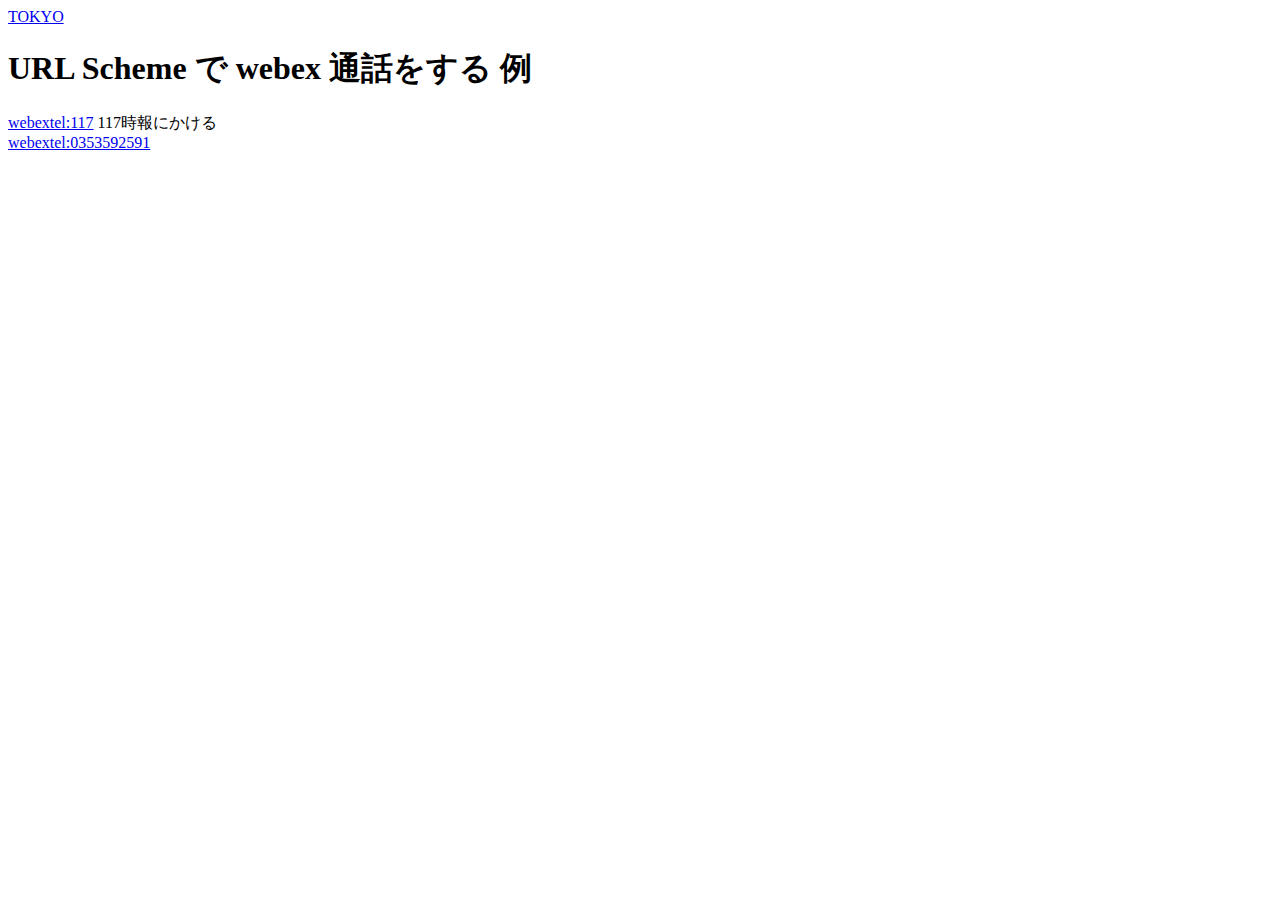
<file: reception-example/index2.html>
<html>
    <head>
       
      
        <script>
        !function(d,s,id){var js,fjs=d.getElementsByTagName(s)[0];if(!d.getElementById(id)){js=d.createElement(s);js.id=id;js.src='https://weatherwidget.io/js/widget.min.js';fjs.parentNode.insertBefore(js,fjs);}}(document,'script','weatherwidget-io-js');
        </script>
    </head>
    <body>
        
   
        <a class="weatherwidget-io" href="https://forecast7.com/ja/35d69139d69/tokyo/" data-label_1="TOKYO" data-font="ヒラギノ角ゴ Pro W3" data-days="5" data-theme="original" >TOKYO</a>
    
    
        <!-- <iframe id="weatherwidget-io-0" class="weatherwidget-io-frame" title="Weather Widget" scrolling="no" frameborder="0" width="100%" src="https://weatherwidget.io/w/" style="display: block; position: absolute; top: 0px; height: 215px;"></iframe> -->


        <h1> URL Scheme で webex 通話をする 例</h1>

        <a href="webextel:117">webextel:117</a>  117時報にかける
        <br>
        <a href="webextel:0353592591">webextel:0353592591</a>
    </body>
</html>
</file>
<file: kiosk-example/assets/style.css>
* {
  box-sizing: border-box;
  -webkit-tap-highlight-color: rgba(0,0,0,0);
}

@font-face {
  font-family: 'CiscoSansThin';
  src: url('./CiscoSansThin.otf');
  font-weight: normal;
  font-style: normal;
}

html, body {
  height: 100%;
  padding: 0;
  margin: 0;
}

body {
  padding: 5vw;
  display: flex;
  flex-direction: column;
  justify-content: center;
  align-items: center;
  font-family: CiscoSansThin, arial;
  background-image: url('./images/ciscologo.png');
  background-position: 5% 5%;
  background-repeat: no-repeat;
  background-size: 120px auto;
  background-color: #007481;
  color: white;
  font-size: 36px;
}

a, button {
  color: inherit;
  font-family: inherit;
  font-size: inherit;
  text-decoration: none;
}

a:hover, button:hover {
  text-decoration: underline;
}

h1 {
  font-size: 100px;
}

h2 {
  font-size: 50px;
}

h1, h2 {
  text-align: center;
}

.touch-to-start {
  animation: pulse 1.6s linear infinite;
}

@keyframes pulse {
  0% { transform: scale(1) }
  50% { transform: scale(1.07) }
  100% { transform: scale(1) }
}

.languages {
  display: none;
  position: absolute;
  bottom: 5vw;
  right: 5vw;
}

.language.selected {
  font-weight: bold;
}

.row {
  display: flex;
}

.service {
  margin: 1em;
  display: flex;
  flex-direction: column;
  align-items: center;
}

button {
  background-color: transparent;
  border: 0;
}

.avatar {
  border: 1px solid white;
  border-radius: 50%;
  height: 200px;
  width: 200px;
  margin: 1em 0;
  background-position: center center;
  background-size: cover;
}

.Loan .avatar { background-image: url('./images/avatar1.png'); }
.Advice .avatar { background-image: url('./images/avatar2.jpg'); }
.Credit .avatar { background-image: url('./images/ahauge.png'); }

.back {
  position: absolute;
  bottom: 1.5em;
  left: 3em;
}
</file>
<file: kiosk-hokuto/assets/style.css>
* {
  box-sizing: border-box;
  -webkit-tap-highlight-color: rgba(0,0,0,0);
}

@font-face {
  font-family: 'CiscoSansThin';
  src: url('./CiscoSansThin.otf');
  font-weight: normal;
  font-style: normal;
}

html, body {
  height: 100%;
  padding: 0;
  margin: 0;
}

body {
  padding: 5vw;
  display: flex;
  flex-direction: column;
  justify-content: center;
  align-items: center;
  font-family: CiscoSansThin, arial;
  /* background-image: url('./images/hokuto_logo.png'); */
  background-position: 5% 5%;
  background-repeat: no-repeat;
  background-size: 220px auto;
  /* background-color: #007481; */
  background-color: white;  
  /* NTT Blue */
  /* color: white; */
  color: #00674e;
  font-size: 36px;
}

a, button {
  color: inherit;
  font-family: inherit;
  font-size: inherit;
  text-decoration: none;
}

a:hover, button:hover {
  text-decoration: underline;
}

h1 {
  font-size: 100px;
}

h2 {
  font-size: 50px;
}

h1, h2 {
  text-align: center;
}

.touch-to-start {
  animation: pulse 1.6s linear infinite;
}

@keyframes pulse {
  0% { transform: scale(1) }
  50% { transform: scale(1.07) }
  100% { transform: scale(1) }
}


.header {
  /* vertical-align: middle; */
  position: absolute;
  top: 0%;
  width: 100%;
  background-color: white;
  color: blue;

}

.languages {
  /* display: none; */
  position: absolute;
  bottom: 5vw;
  right: 5vw;
}

.language.selected {
  font-weight: bold;
  /* color: lightgreen; */
  color: #64141d;
}

.row {
  display: flex;
}

.service {
  margin: 1em;
  display: flex;
  flex-direction: column;
  align-items: center;
}

button {
  background-color: transparent;
  border: 0;
}

.avatar {
  border: 1px solid gray;
  border-radius: 50%;
  height: 200px;
  width: 200px;
  margin: 1em 0;
  background-position: center center;
  background-size: cover;
}

.Loan .avatar { background-image: url('./images/avatar1.png'); }
.Advice .avatar { background-image: url('./images/avatar2.jpg'); }
.Credit .avatar { background-image: url('./images/ahauge.png'); }

.back {
  position: absolute;
  bottom: 1.5em;
  left: 3em;
}
</file>
<file: kiosk-localgov/style/button.css>
h1 {
  font-size: 50px;
  color: ##ededed;
}
h2 {
  font-size: 40px;
  color: #000000;
}

p {
  font-size: 30px;
  color: #000000;
}


.btn--red,
a.btn--red {
  width: 270px;
  color: #000000;
  background-color: #ededed;
  border: 4px solid #e5e6e6;
}
.btn--red:hover,
a.btn--red:hover {
  color: #000000;
  background: #e5e6e6;
  border: 4px solid #e5e6e6;
}

.btn--call,
a.btn--call {
  font-size: 100px;
  width: 40px;
  height: 40px;
  line-height: 100px;
  color: #000000;
  background-color: #ededed;
  border: 4px solid #e5e6e6;
}
.btn--call:hover,
a.btn--call:hover {
  color: #000000;
  background: #e5e6e6;
  border: 4px solid #e5e6e6;
}

.btn--callmenu,
a.btn--callmenu {
  font-size: 30px;
  width: 100px;
  height: 30px;
  line-height: 100px;
  color: #000000;
  background-color: #ededed;
  border: 4px solid #e5e6e6;
}
.btn--callmenu:hover,
a.btn--callmenu:hover {
  color: #000000;
  background: #e5e6e6;
  border: 4px solid #e5e6e6;
}

.btn--callstart,
a.btn--callstart {
  width: 80px;
  height: 34px;
  line-height: 0px;
  padding: 0.1rem 0.1rem;
  color: #000000;
  background-color: #ededed;
  border: 4px solid #e5e6e6;
}
.btn--callstart:hover,
a.btn--callstart:hover {
  color: #000000;
  background: #e5e6e6;
  border: 4px solid #e5e6e6;
}


a.btn--radius {
   border-radius: 100vh;
}

.btn--white,
a.btn--white {
  width: 290px;
  color: #000000;
  background-color: #ffffff;
  border: 4px solid #0297d5;
}
.btn--white:hover,
a.btn--white:hover {
  color: #ffffff;
  background: #0297d5;
}



.btn,
a.btn,
button.btn {
  font-size: 1.4rem;
  font-weight: 200;
  line-height: 1.5;
  position: relative;
  display: inline-block;
  padding: 1rem 1rem;
  cursor: pointer;
  -webkit-user-select: none;
  -moz-user-select: none;
  -ms-user-select: none;
  user-select: none;
  -webkit-transition: all 0.3s;
  transition: all 0.3s;
  text-align: center;
  vertical-align: middle;
  text-decoration: none;
  letter-spacing: 0.1em;
  border-radius: 0.5rem;
}

input[type=text]{
width:370px;
height:30px;
}
</file>
<file: reception-example/styles/style.css>
:root {
  --main-accent: #479D74;
}

@font-face {
  font-family: 'Karla';
  src: url('../assets/Karla.ttf');
}

/* avoids alpine.js load blinking */
[x-cloak] { display: none !important; }

* {
  box-sizing: border-box;
  user-select: none;
  -webkit-tap-highlight-color:rgba(0,0,0,0);
}

html, body {
  margin: 0;
  padding: 0;
  height: 100%;
}

body {
  font-family: 'Karla';
  padding: 1em;
  font-size: 40px;
  display: flex;
  flex-direction: column;
  height: 100%;
  align-items: center;
  justify-content: center;
}

.spacer {
  flex-grow: 1;
}

header {
  position: absolute;
  top: 1em;
  left: 1em;
  display: flex;
  justify-content: space-between;
  width: calc(100% - 2em);
  font-size: 0.7em;
}

main {
  color: #0072bc;
  max-width: 1000px;
  display: flex;
  flex-direction: column;
  align-items: center;
}

h2 {
  margin: 0;
}

.logo {
  width: 10em;
  /* height: 3em; */
  background: center/contain url('../assets/NTTEastLogo.png') no-repeat;
}

.time-date {
  color: #0072bc;
  text-align: right;
}

.time {
  font-size: 1.5em;
}

input, .found-hosts {
  width: 400px;
}

button, input {
  font-family: inherit;
  padding: 1em;
  outline: 0;
  font-size: 0.8em;
  margin: 0 0.5em;
}

input {
  background-color: #f2f2f2;
  /* background-color: #0072bc; */
  border-radius: 24px;
  /* border: 3px solid black; */
  border: 3px solid #0072bc;
}

button {
  color: #0072bc;
  background-color: white;
  cursor: pointer;
}

button.primary {
  /* background-color: black; */
  background-color: #0072bc;
  color: white;
}

.action button {
  min-width: 290px;
  /* border: 3px solid black; */
  border: 3px solid #0072bc;
  border-radius: 24px;
}

button.link {
  border: 0;
  background-color: transparent;
  color: #666;
  font-size: 0.7em;
}

:disabled {
  opacity: 0.3;
}

form {
  margin: 1em 0;
  display: flex;
  flex-direction: column;
  gap: 0.5em;
  align-items: center;
}

.found-hosts {
  max-height: 300px;
  overflow-y: auto;
  display: flex;
  flex-direction: column;
  font-size: 0.7em;
  gap: 0.5em;
  border: 1px solid #999;
  padding: 0.5em;
  border-radius: 10px;
}

.host {
  display: flex;
  align-items: center;
  gap: 0.5em;
  cursor: pointer;
}

.selected-host {
  display: flex;
  justify-content: center;
  align-items: center;
  gap: 1em;
}

.action {
  margin-top: 1em;
  text-align: center;
}

.help {
  font-size: 0.6em;
  font-style: italic;
}

.name {
  font-size: 1.2em;
  text-align: left;
}

.avatar {
  background-color: #ccc;
  background-size: contain;
  background-position: center;
  border-radius: 50%;
  height: 4em;
  width: 4em;
}

.webcam, .photo {
  width: 600px;
  height: 337px;
  background-color: black;
  border: 1px solid black;
  border-radius: 10px;
}

.box {
  position: relative;
}

.countdown, .photo-flash {
  position: absolute;
  top: 0;
  left: 0;
  width: 100%;
  height: 100%;
  display: flex;
  justify-content: center;
  align-items: center;
  font-size: 150px;
  color: white;
  -webkit-text-stroke: 2px solid black;
}

.blink {
  animation-name: flash;
  animation-duration: 0.3s;
}

.mini-apps {
  display: flex;
  justify-content: center;
  gap: 1em;
}

.mini-apps button {
  border: 0;
  font-size: 0.8em;
  padding-left: 1.2em;
  margin: 0;
  color: rgba(0, 0, 0, 0.8);
  background-color: transparent;
  background-position: center left;
  background-size: 1em 1em;
  background-repeat: no-repeat;
}

.mini-apps button:hover {
  text-decoration: underline;
}



button.call {
  background-image: url('../assets/concierge.png');
}

button.taxi {
  background-image: url('../assets/taxi.png');
}

button.map {
  background-image: url('../assets/map.png');
}

.business-card {
  position: relative;
  padding: 1em;
  padding-left: 7em;
  border-radius: 5px;
  box-shadow:0 0 13px #0004;
  font-size: 0.6em;
  min-height: 12em;
  min-width: 30em;
  margin-bottom: 2em;
  background-color: white;
  color: black;
}

.business-card .photo {
  position: absolute;
  top: 1em;
  left: 1em;
  width: 10em;
  height: 10em;
  border-radius: 5em;
  object-fit: cover;
  background: #9f9c9c;
  border: 0;
}

.business-card .company {
  position: absolute;
  top: 1em;
  left: 6em;
  font-size: 2em;
  text-align: left;
}
.business-card .name {
  position: absolute;
  top: 2em;
  left: 6em;
  font-size: 2em;
  margin-bottom: 0.3em;
}



.business-card .visiting {
  position: absolute;
  top: 3em;
  left: 8em;
  font-size: 1.5em;
  text-align: left;
}

.business-card .visiting {
  margin-top: 2em;
}

@keyframes flash {
  0% {
    background-color: #fff0;
  }
  50% {
    background-color: #ffff;
  }
  100% {
    background-color: #fff0;
  }
}


@media (max-height: 1000px) {
  /** when not in fullscreen / 1080p, make content fit */
  body {
    font-size: 30px;
  }
}


#wrapper{
    position: relative;
}

#video{
    position: absolute;
    top: 0px;
    left: 0px;
    visibility: hidden;
}

#camera-canvas{
    position: absolute;
    top: 0px;
    left: 0px;
    z-index: 50;
    /* visibility: hidden;  */
}

#rect-canvas{
    position: absolute;
    top: 0px;
    left: 0px;
    z-index: 100;
}

/* #qr-msg{
    position: absolute;
    top: 500px;
    left: 0px;
} */
</file>
<file: reception-hokuto/styles/style.css>
:root {
  --main-accent: #479D74;
}

@font-face {
  font-family: 'Karla';
  src: url('../assets/Karla.ttf');
}

/* avoids alpine.js load blinking */
[x-cloak] { display: none !important; }

* {
  box-sizing: border-box;
  user-select: none;
  -webkit-tap-highlight-color:rgba(0,0,0,0);
}

html, body {
  margin: 0;
  padding: 0;
  height: 100%;
}

body {
  font-family: 'Karla';
  padding: 1em;
  font-size: 40px;
  display: flex;
  flex-direction: column;
  height: 100%;
  align-items: center;
  justify-content: center;
}

.spacer {
  flex-grow: 1;
}

header {
  position: absolute;
  top: 1em;
  left: 1em;
  display: flex;
  justify-content: space-between;
  width: calc(100% - 2em);
  font-size: 0.7em;
}

main {
  color: #00674e; 
  max-width: 1000px;
  display: flex;
  flex-direction: column;
  align-items: center;
}

h2 {
  margin: 0;
}

.logo {
  width: 10em;
  /* height: 3em; */
  background: center/contain url('../assets/hokuto_logo.png') no-repeat;
}

.time-date {
  color: #00674e;
  text-align: right;
}

.time {
  font-size: 1.5em;
}

input, .found-hosts {
  width: 400px;
}

button, input {
  font-family: inherit;
  padding: 1em;
  outline: 0;
  font-size: 0.8em;
  margin: 0 0.5em;
}

input {
  background-color: #f2f2f2;
  /* background-color: #0072bc; */
  border-radius: 24px;
  /* border: 3px solid black; */
  border: 3px solid #00674e;
}

button {
  color: #00674e;
  background-color: white;
  cursor: pointer;
}

button.primary {
  /* background-color: black; */
  background-color: #00674e;
  color: white;
}

.action button {
  min-width: 290px;
  /* border: 3px solid black; */
  border: 3px solid #00674e;
  border-radius: 24px;
}

button.link {
  border: 0;
  background-color: transparent;
  color: #666;
  font-size: 0.7em;
}

:disabled {
  opacity: 0.3;
}

form {
  margin: 1em 0;
  display: flex;
  flex-direction: column;
  gap: 0.5em;
  align-items: center;
}

.found-hosts {
  max-height: 300px;
  overflow-y: auto;
  display: flex;
  flex-direction: column;
  font-size: 0.7em;
  gap: 0.5em;
  border: 1px solid #999;
  padding: 0.5em;
  border-radius: 10px;
}

.host {
  display: flex;
  align-items: center;
  gap: 0.5em;
  cursor: pointer;
}

.selected-host {
  display: flex;
  justify-content: center;
  align-items: center;
  gap: 1em;
}

.action {
  margin-top: 1em;
  text-align: center;
}

.help {
  font-size: 0.6em;
  font-style: italic;
}

.name {
  font-size: 1.2em;
  text-align: left;
}

.avatar {
  background-color: #ccc;
  background-size: contain;
  background-position: center;
  border-radius: 50%;
  height: 4em;
  width: 4em;
}

.webcam, .photo {
  width: 600px;
  height: 337px;
  background-color: black;
  border: 1px solid black;
  border-radius: 10px;
}

.box {
  position: relative;
}

.countdown, .photo-flash {
  position: absolute;
  top: 0;
  left: 0;
  width: 100%;
  height: 100%;
  display: flex;
  justify-content: center;
  align-items: center;
  font-size: 150px;
  color: white;
  -webkit-text-stroke: 2px solid black;
}

.blink {
  animation-name: flash;
  animation-duration: 0.3s;
}

.mini-apps {
  display: flex;
  justify-content: center;
  gap: 1em;
}

.mini-apps button {
  border: 0;
  font-size: 0.8em;
  padding-left: 1.2em;
  margin: 0;
  color: rgba(0, 0, 0, 0.8);
  background-color: transparent;
  background-position: center left;
  background-size: 1em 1em;
  background-repeat: no-repeat;
}

.mini-apps button:hover {
  text-decoration: underline;
}



button.call {
  background-image: url('../assets/concierge.png');
}

button.taxi {
  background-image: url('../assets/taxi.png');
}

button.map {
  background-image: url('../assets/map.png');
}

.business-card {
  position: relative;
  padding: 1em;
  padding-left: 7em;
  border-radius: 5px;
  box-shadow:0 0 13px #0004;
  font-size: 0.6em;
  min-height: 12em;
  min-width: 30em;
  margin-bottom: 2em;
  background-color: white;
  color: black;
}

.business-card .photo {
  position: absolute;
  top: 1em;
  left: 1em;
  width: 10em;
  height: 10em;
  border-radius: 5em;
  object-fit: cover;
  background: #9f9c9c;
  border: 0;
}

.business-card .company {
  position: absolute;
  top: 1em;
  left: 6em;
  font-size: 2em;
  text-align: left;
}
.business-card .name {
  position: absolute;
  top: 2em;
  left: 6em;
  font-size: 2em;
  margin-bottom: 0.3em;
}



.business-card .visiting {
  position: absolute;
  top: 3em;
  left: 8em;
  font-size: 1.5em;
  text-align: left;
}

.business-card .visiting {
  margin-top: 2em;
}

@keyframes flash {
  0% {
    background-color: #fff0;
  }
  50% {
    background-color: #ffff;
  }
  100% {
    background-color: #fff0;
  }
}


@media (max-height: 1000px) {
  /** when not in fullscreen / 1080p, make content fit */
  body {
    font-size: 30px;
  }
}


#wrapper{
    position: relative;
}

#video{
    position: absolute;
    top: 0px;
    left: 0px;
    visibility: hidden;
}

#camera-canvas{
    position: absolute;
    top: 0px;
    left: 0px;
    z-index: 50;
    /* visibility: hidden;  */
}

#rect-canvas{
    position: absolute;
    top: 0px;
    left: 0px;
    z-index: 100;
}

/* #qr-msg{
    position: absolute;
    top: 500px;
    left: 0px;
} */
</file>
<file: visitor-kiosk.bak/styles/style.css>
:root {
  --main-accent: #479D74;
}

@font-face {
  font-family: 'Karla';
  src: url('../assets/Karla.ttf');
}

/* avoids alpine.js load blinking */
[x-cloak] { display: none !important; }

* {
  box-sizing: border-box;
  user-select: none;
  -webkit-tap-highlight-color:rgba(0,0,0,0);
}

html, body {
  margin: 0;
  padding: 0;
  height: 100%;
}

body {
  font-family: 'Karla';
  padding: 1em;
  font-size: 40px;
  display: flex;
  flex-direction: column;
  height: 100%;
  align-items: center;
  justify-content: center;
}

.spacer {
  flex-grow: 1;
}

header {
  position: absolute;
  top: 1em;
  left: 1em;
  display: flex;
  justify-content: space-between;
  width: calc(100% - 2em);
  font-size: 0.7em;
}

main {
  max-width: 1000px;
  display: flex;
  flex-direction: column;
  align-items: center;
}

h2 {
  margin: 0;
}

.logo {
  width: 5em;
  height: 3em;
  background: center/contain url('../assets/cisco-logo.png') no-repeat;
}

.time-date {
  text-align: right;
}

.time {
  font-size: 1.5em;
}

input, .found-hosts {
  width: 400px;
}

button, input {
  font-family: inherit;
  padding: 1em;
  outline: 0;
  font-size: 0.8em;
  margin: 0 0.5em;
}

input {
  background-color: #f2f2f2;
  border-radius: 24px;
  border: 3px solid black;
}

button {
  background-color: white;
  cursor: pointer;
}

button.primary {
  background-color: black;
  color: white;
}

.action button {
  min-width: 290px;
  border: 3px solid black;
  border-radius: 24px;
}

button.link {
  border: 0;
  background-color: transparent;
  color: #666;
  font-size: 0.7em;
}

:disabled {
  opacity: 0.3;
}

form {
  margin: 1em 0;
  display: flex;
  flex-direction: column;
  gap: 0.5em;
  align-items: center;
}

.found-hosts {
  max-height: 300px;
  overflow-y: auto;
  display: flex;
  flex-direction: column;
  font-size: 0.7em;
  gap: 0.5em;
  border: 1px solid #999;
  padding: 0.5em;
  border-radius: 10px;
}

.host {
  display: flex;
  align-items: center;
  gap: 0.5em;
  cursor: pointer;
}

.selected-host {
  display: flex;
  justify-content: center;
  align-items: center;
  gap: 1em;
}

.action {
  margin-top: 1em;
  text-align: center;
}

.help {
  font-size: 0.6em;
  font-style: italic;
}

.name {
  text-align: left;
}

.avatar {
  background-color: #ccc;
  background-size: contain;
  background-position: center;
  border-radius: 50%;
  height: 4em;
  width: 4em;
}

.webcam, .photo {
  width: 600px;
  height: 337px;
  background-color: black;
  border: 1px solid black;
  border-radius: 10px;
}

.box {
  position: relative;
}

.countdown, .photo-flash {
  position: absolute;
  top: 0;
  left: 0;
  width: 100%;
  height: 100%;
  display: flex;
  justify-content: center;
  align-items: center;
  font-size: 150px;
  color: white;
  -webkit-text-stroke: 2px solid black;
}

.blink {
  animation-name: flash;
  animation-duration: 0.3s;
}

.mini-apps {
  display: flex;
  justify-content: center;
  gap: 1em;
}

.mini-apps button {
  border: 0;
  font-size: 0.8em;
  padding-left: 1.2em;
  margin: 0;
  color: rgba(0, 0, 0, 0.8);
  background-color: transparent;
  background-position: center left;
  background-size: 1em 1em;
  background-repeat: no-repeat;
}

.mini-apps button:hover {
  text-decoration: underline;
}

button.call {
  background-image: url('../assets/concierge.png');
}

button.taxi {
  background-image: url('../assets/taxi.png');
}

button.map {
  background-image: url('../assets/map.png');
}

.business-card {
  position: relative;
  padding: 1em;
  padding-left: 7em;
  border-radius: 5px;
  box-shadow:0 0 13px #0004;
  font-size: 0.6em;
  min-height: 9em;
  margin-bottom: 2em;
  background-color: white;
  color: black;
}

.business-card .photo {
  position: absolute;
  top: 1em;
  left: 1em;
  width: 5em;
  height: 5em;
  border-radius: 5em;
  object-fit: cover;
  background: #9f9c9c;
  border: 0;
}

.business-card .name {
  font-size: 2em;
  margin-bottom: 0.3em;
}

.business-card .email {
  font-size: 0.8em;
  text-align: left;
}

.business-card .visiting {
  text-align: left;
}

.business-card .visiting {
  margin-top: 2em;
}

@keyframes flash {
  0% {
    background-color: #fff0;
  }
  50% {
    background-color: #ffff;
  }
  100% {
    background-color: #fff0;
  }
}


@media (max-height: 1000px) {
  /** when not in fullscreen / 1080p, make content fit */
  body {
    font-size: 30px;
  }
}
</file>
<file: visitor-kiosk/styles/style.css>
:root {
  --main-accent: #479D74;
}

@font-face {
  font-family: 'Karla';
  src: url('../assets/Karla.ttf');
}

/* avoids alpine.js load blinking */
[x-cloak] { display: none !important; }

* {
  box-sizing: border-box;
  user-select: none;
  -webkit-tap-highlight-color:rgba(0,0,0,0);
}

html, body {
  margin: 0;
  padding: 0;
  height: 100%;
}

body {
  font-family: 'Karla';
  padding: 1em;
  font-size: 40px;
  display: flex;
  flex-direction: column;
  height: 100%;
  align-items: center;
  justify-content: center;
}

.spacer {
  flex-grow: 1;
}

header {
  position: absolute;
  top: 1em;
  left: 1em;
  display: flex;
  justify-content: space-between;
  width: calc(100% - 2em);
  font-size: 0.7em;
}

main {
  max-width: 1000px;
  display: flex;
  flex-direction: column;
  align-items: center;
}

h2 {
  margin: 0;
}

.logo {
  width: 5em;
  height: 3em;
  background: center/contain url('../assets/cisco-logo.png') no-repeat;
}

.time-date {
  text-align: right;
}

.time {
  font-size: 1.5em;
}

input, .found-hosts {
  width: 400px;
}

button, input {
  font-family: inherit;
  padding: 1em;
  outline: 0;
  font-size: 0.8em;
  margin: 0 0.5em;
}

input {
  background-color: #f2f2f2;
  border-radius: 24px;
  border: 3px solid black;
}

button {
  background-color: white;
  cursor: pointer;
}

button.primary {
  background-color: black;
  color: white;
}

.action button {
  min-width: 290px;
  border: 3px solid black;
  border-radius: 24px;
}

button.link {
  border: 0;
  background-color: transparent;
  color: #666;
  font-size: 0.7em;
}

:disabled {
  opacity: 0.3;
}

form {
  margin: 1em 0;
  display: flex;
  flex-direction: column;
  gap: 0.5em;
  align-items: center;
}

.found-hosts {
  max-height: 300px;
  overflow-y: auto;
  display: flex;
  flex-direction: column;
  font-size: 0.7em;
  gap: 0.5em;
  border: 1px solid #999;
  padding: 0.5em;
  border-radius: 10px;
}

.host {
  display: flex;
  align-items: center;
  gap: 0.5em;
  cursor: pointer;
}

.selected-host {
  display: flex;
  justify-content: center;
  align-items: center;
  gap: 1em;
}

.action {
  margin-top: 1em;
  text-align: center;
}

.help {
  font-size: 0.6em;
  font-style: italic;
}

.name {
  text-align: left;
}

.avatar {
  background-color: #ccc;
  background-size: contain;
  background-position: center;
  border-radius: 50%;
  height: 4em;
  width: 4em;
}

.webcam, .photo {
  width: 600px;
  height: 337px;
  background-color: black;
  border: 1px solid black;
  border-radius: 10px;
}

.box {
  position: relative;
}

.countdown, .photo-flash {
  position: absolute;
  top: 0;
  left: 0;
  width: 100%;
  height: 100%;
  display: flex;
  justify-content: center;
  align-items: center;
  font-size: 150px;
  color: white;
  -webkit-text-stroke: 2px solid black;
}

.blink {
  animation-name: flash;
  animation-duration: 0.3s;
}

.mini-apps {
  display: flex;
  justify-content: center;
  gap: 1em;
}

.mini-apps button {
  border: 0;
  font-size: 0.8em;
  padding-left: 1.2em;
  margin: 0;
  color: rgba(0, 0, 0, 0.8);
  background-color: transparent;
  background-position: center left;
  background-size: 1em 1em;
  background-repeat: no-repeat;
}

.mini-apps button:hover {
  text-decoration: underline;
}

button.call {
  background-image: url('../assets/concierge.png');
}

button.taxi {
  background-image: url('../assets/taxi.png');
}

button.map {
  background-image: url('../assets/map.png');
}

.business-card {
  position: relative;
  padding: 1em;
  padding-left: 7em;
  border-radius: 5px;
  box-shadow:0 0 13px #0004;
  font-size: 0.6em;
  min-height: 9em;
  margin-bottom: 2em;
  background-color: white;
  color: black;
}

.business-card .photo {
  position: absolute;
  top: 1em;
  left: 1em;
  width: 5em;
  height: 5em;
  border-radius: 5em;
  object-fit: cover;
  background: #9f9c9c;
  border: 0;
}

.business-card .name {
  font-size: 2em;
  margin-bottom: 0.3em;
}

.business-card .email {
  font-size: 0.8em;
  text-align: left;
}

.business-card .visiting {
  text-align: left;
}

.business-card .visiting {
  margin-top: 2em;
}

@keyframes flash {
  0% {
    background-color: #fff0;
  }
  50% {
    background-color: #ffff;
  }
  100% {
    background-color: #fff0;
  }
}


@media (max-height: 1000px) {
  /** when not in fullscreen / 1080p, make content fit */
  body {
    font-size: 30px;
  }
}
</file>
